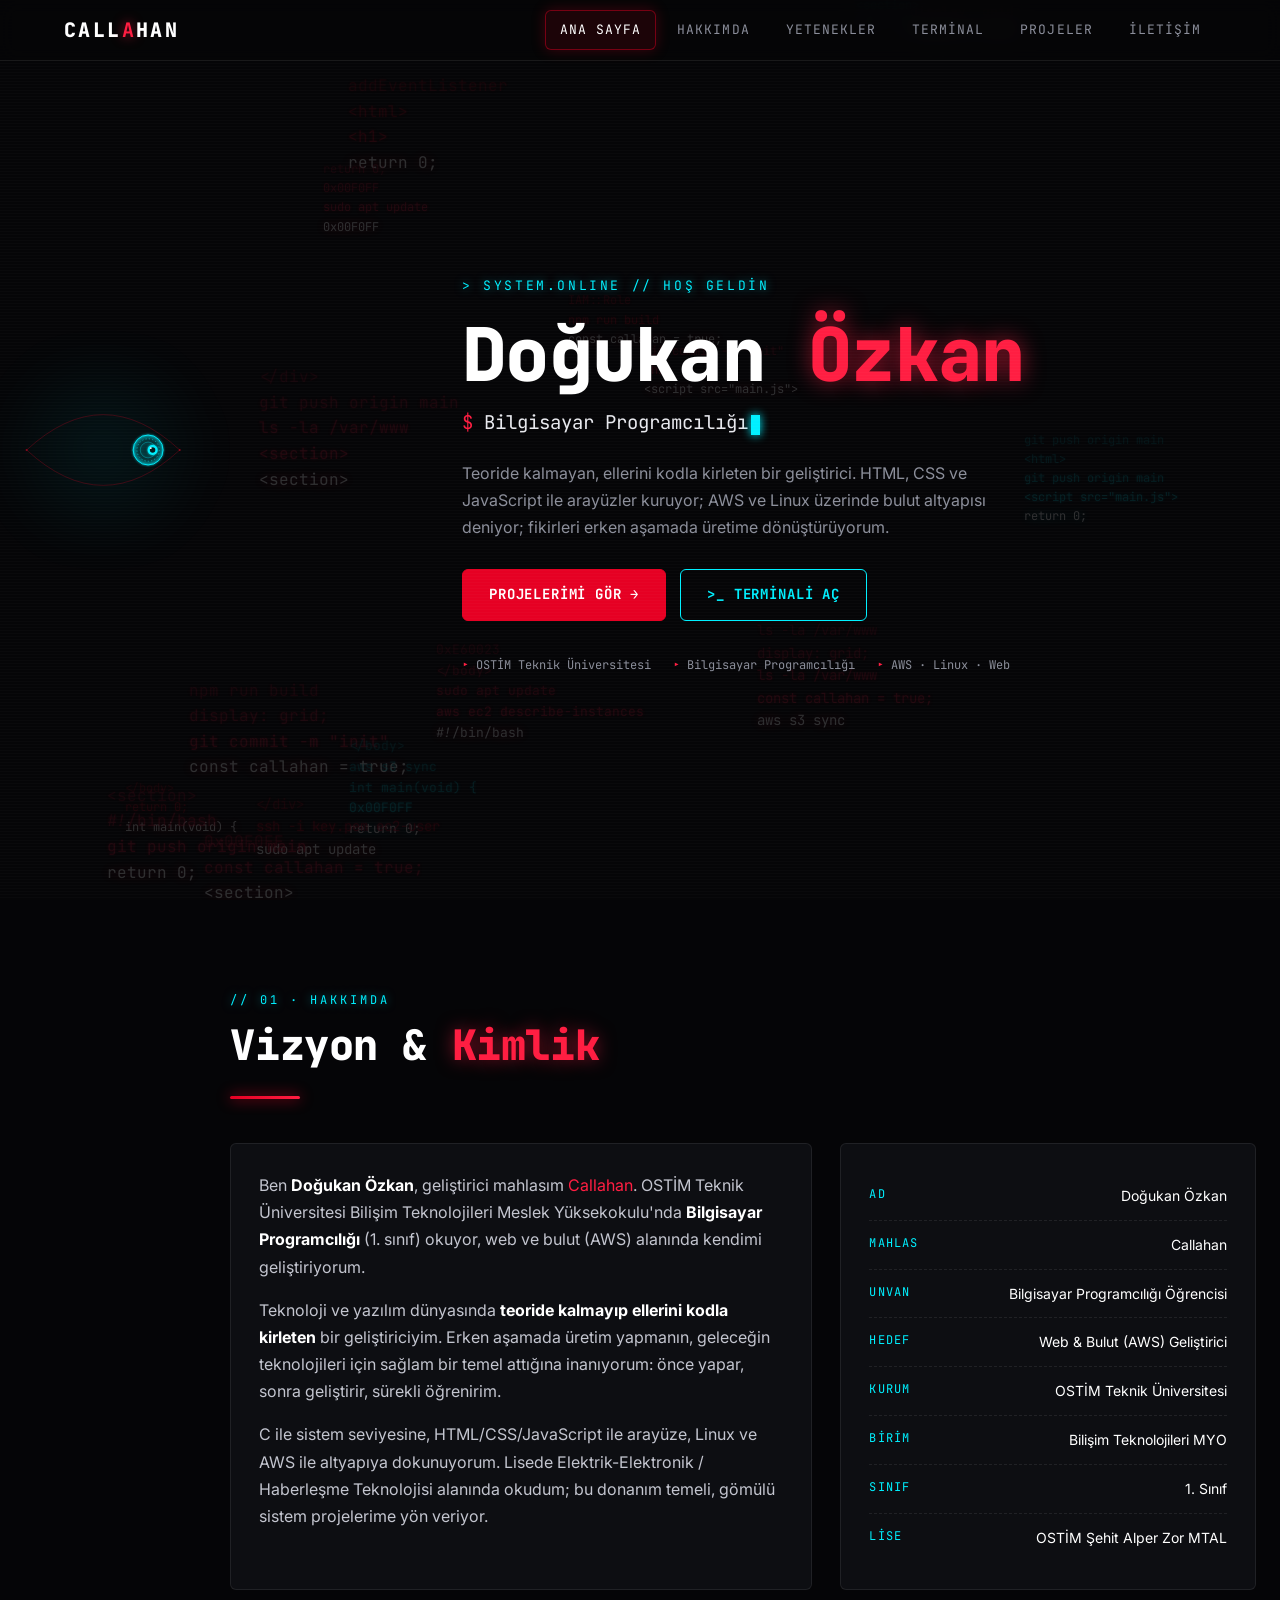
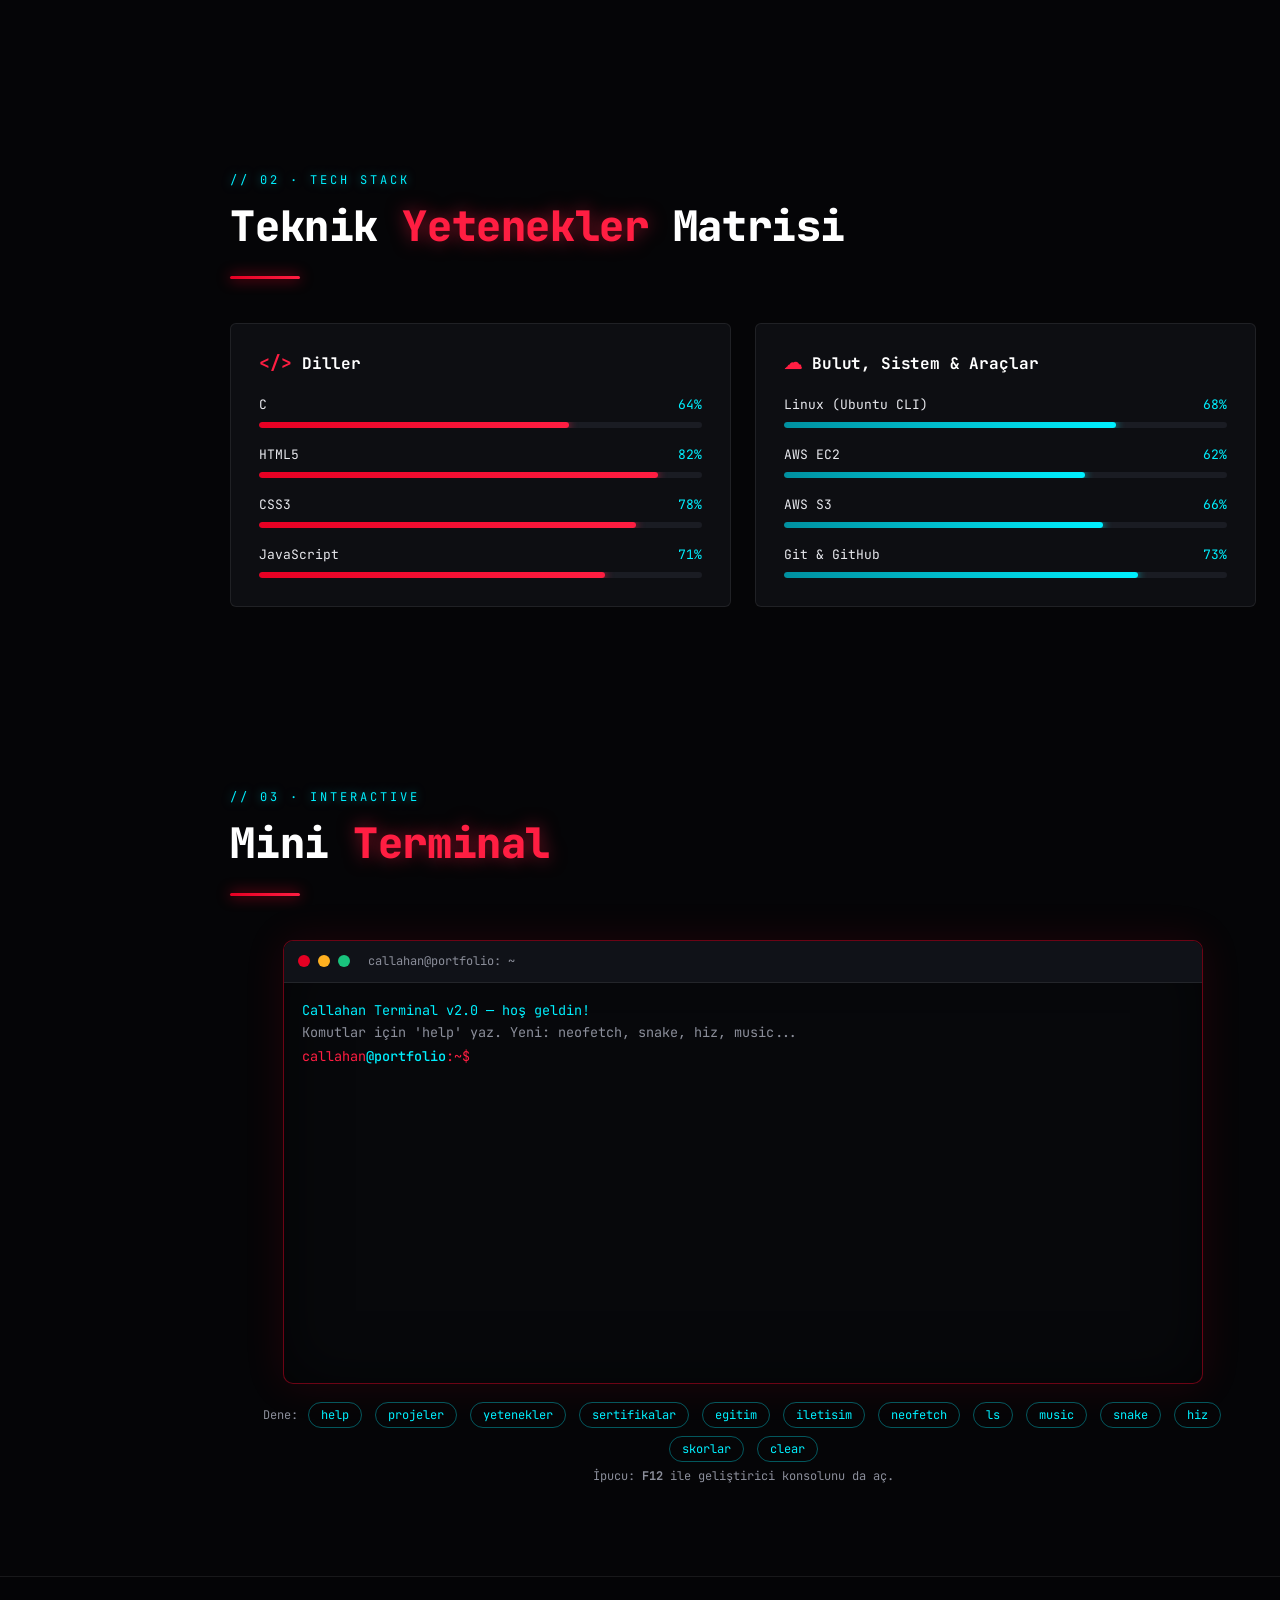
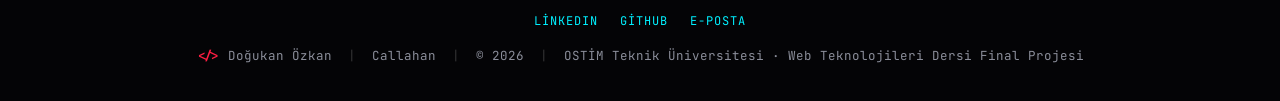
<file: index.html>
<!DOCTYPE html>
<html lang="tr">
<head>
  <meta charset="UTF-8">
  <meta name="viewport" content="width=device-width, initial-scale=1.0">
  <meta name="description" content="Doğukan Özkan (Callahan) - Bilgisayar Programcılığı Öğrencisi, Web & Bulut (AWS) Geliştirici Adayı kişisel portföyü.">
  <meta name="theme-color" content="#050507">
  <link rel="icon" href="data:image/svg+xml,%3Csvg xmlns='http://www.w3.org/2000/svg' viewBox='0 0 64 64'%3E%3Crect width='64' height='64' rx='12' fill='%23050507'/%3E%3Ctext x='32' y='45' font-size='38' text-anchor='middle' fill='%23FF1E42' font-family='monospace' font-weight='bold'%3EC%3C/text%3E%3C/svg%3E">
  <title>Callahan | Doğukan Özkan - Geliştirici Portföyü</title>
  <link rel="preconnect" href="https://fonts.googleapis.com">
  <link rel="preconnect" href="https://fonts.gstatic.com" crossorigin>
  <link href="https://fonts.googleapis.com/css2?family=Inter:wght@400;500;600&family=JetBrains+Mono:wght@400;500;700;800&display=swap" rel="stylesheet">
  <link rel="stylesheet" href="style.css">
</head>
<body data-page="home">

  <!-- Arka plan kod yağmuru -->
  <canvas id="code-rain" aria-hidden="true"></canvas>

  <!-- Siber göz: sol ortada sabit, sayfayla birlikte gelir -->
  <div class="eye-wrap">
          <svg class="eye-svg" id="cyber-eye" viewBox="0 0 400 260" role="img" aria-label="İmleci takip eden neon mavi siber göz">
      <defs>
        <clipPath id="eye-clip">
          <path d="M16 130 Q200 -40 384 130 Q200 300 16 130 Z"/>
        </clipPath>
        <radialGradient id="iris-grad" cx="50%" cy="50%" r="50%">
          <stop offset="0%" stop-color="#00F0FF" stop-opacity=".02"/>
          <stop offset="70%" stop-color="#00F0FF" stop-opacity=".1"/>
          <stop offset="100%" stop-color="#00F0FF" stop-opacity=".3"/>
        </radialGradient>
        <filter id="neon" x="-50%" y="-50%" width="200%" height="200%">
          <feGaussianBlur stdDeviation="2.4" result="b"/>
          <feMerge><feMergeNode in="b"/><feMergeNode in="SourceGraphic"/></feMerge>
        </filter>
      </defs>

      <g class="eye-body">
        <!-- Göz hattı: ince, yarı saydam, dolgusuz -->
        <path d="M16 130 Q200 -40 384 130 Q200 300 16 130 Z" fill="none" stroke="#E60023" stroke-opacity=".4" stroke-width="1.5"/>

        <!-- Sadece iris göz sınırları içinde hareket eder -->
        <g clip-path="url(#eye-clip)">
          <g id="iris" transform="translate(0 0)">
            <circle cx="200" cy="130" r="36" fill="url(#iris-grad)" stroke="#00F0FF" stroke-width="2.2" filter="url(#neon)"/>
            <g class="eye-ring-spin">
              <circle cx="200" cy="130" r="27" fill="none" stroke="#00F0FF" stroke-width="1.3" stroke-dasharray="3 5" opacity=".9"/>
            </g>
            <circle cx="200" cy="130" r="19" fill="rgba(0,240,255,.1)" stroke="#00F0FF" stroke-width="1" opacity=".8"/>
            <!-- Göz bebeği: iris içinde ekstra kayar (derinlik hissi) -->
            <g id="pupil" transform="translate(0 0)">
              <circle class="eye-pupil-glow" cx="200" cy="130" r="12" fill="#00F0FF" filter="url(#neon)"/>
              <circle cx="200" cy="130" r="6.5" fill="#031a1d"/>
              <circle cx="195.5" cy="125.5" r="2.3" fill="#ffffff" opacity=".9"/>
            </g>
          </g>
        </g>

        <!-- Köşe noktaları -->
        <circle cx="16" cy="130" r="2.5" fill="#E60023" opacity=".55"/>
        <circle cx="384" cy="130" r="2.5" fill="#E60023" opacity=".55"/>
      </g>
    </svg>
  </div>

  <!-- Navigasyon -->
  <header class="site-header">
    <nav class="nav" aria-label="Ana menü">
      <a href="index.html" class="brand">CALL<b>A</b>HAN</a>
      <button class="nav-toggle" id="nav-toggle" aria-label="Menüyü aç/kapat" aria-expanded="false">☰</button>
      <div class="nav-links" id="nav-links">
        <a href="#hero" class="active">Ana Sayfa</a>
        <a href="#hakkimda">Hakkımda</a>
        <a href="#yetenekler">Yetenekler</a>
        <a href="#terminal">Terminal</a>
        <a href="projeler.html">Projeler</a>
        <a href="projeler.html#iletisim">İletişim</a>
      </div>
    </nav>
  </header>

  <main>

    <!-- HERO -->
    <section class="hero" id="hero">
      <div class="container hero-grid">
        <div class="hero-text">
          <div class="hero-kicker">&gt; SYSTEM.ONLINE // HOŞ GELDİN</div>
          <h1>Doğukan <span class="accent glitch">Özkan</span></h1>

          <div class="typing-line" aria-live="polite">
            <span class="prompt">$</span> <span id="typing-text"></span><span class="caret"></span>
          </div>
          <p class="hero-desc">
            Teoride kalmayan, ellerini kodla kirleten bir geliştirici. HTML, CSS ve JavaScript ile arayüzler kuruyor; AWS ve Linux üzerinde bulut altyapısı deniyor; fikirleri erken aşamada üretime dönüştürüyorum.
          </p>
          <div class="hero-cta">
            <a href="projeler.html" class="btn">Projelerimi Gör &rarr;</a>
            <a href="#terminal" class="btn btn-ghost">&gt;_ Terminali Aç</a>
          </div>
          <div class="hero-meta">
            <span>OSTİM Teknik Üniversitesi</span>
            <span>Bilgisayar Programcılığı</span>
            <span>AWS · Linux · Web</span>
          </div>
        </div>
      </div>
    </section>

    <!-- HAKKIMDA / VİZYON -->
    <section id="hakkimda">
      <div class="container">
        <div class="section-head reveal">
          <span class="section-tag">// 01 · HAKKIMDA</span>
          <h2 class="section-title">Vizyon &amp; <em>Kimlik</em></h2>
          <div class="section-line"></div>
        </div>

        <div class="about-grid">
          <div class="card about-text reveal">
            <p>
              Ben <strong>Doğukan Özkan</strong>, geliştirici mahlasım <span class="hl">Callahan</span>. OSTİM Teknik Üniversitesi Bilişim Teknolojileri Meslek Yüksekokulu'nda <strong>Bilgisayar Programcılığı</strong> (1. sınıf) okuyor, web ve bulut (AWS) alanında kendimi geliştiriyorum.
            </p>
            <p>
              Teknoloji ve yazılım dünyasında <strong>teoride kalmayıp ellerini kodla kirleten</strong> bir geliştiriciyim. Erken aşamada üretim yapmanın, geleceğin teknolojileri için sağlam bir temel attığına inanıyorum: önce yapar, sonra geliştirir, sürekli öğrenirim.
            </p>
            <p>
              C ile sistem seviyesine, HTML/CSS/JavaScript ile arayüze, Linux ve AWS ile altyapıya dokunuyorum. Lisede Elektrik-Elektronik / Haberleşme Teknolojisi alanında okudum; bu donanım temeli, gömülü sistem projelerime yön veriyor.
            </p>
          </div>

          <div class="card reveal">
            <ul class="info-list">
              <li><span class="k">Ad</span><span class="v">Doğukan Özkan</span></li>
              <li><span class="k">Mahlas</span><span class="v">Callahan</span></li>
              <li><span class="k">Unvan</span><span class="v">Bilgisayar Programcılığı Öğrencisi</span></li>
              <li><span class="k">Hedef</span><span class="v">Web &amp; Bulut (AWS) Geliştirici</span></li>
              <li><span class="k">Kurum</span><span class="v">OSTİM Teknik Üniversitesi</span></li>
              <li><span class="k">Birim</span><span class="v">Bilişim Teknolojileri MYO</span></li>
              <li><span class="k">Sınıf</span><span class="v">1. Sınıf</span></li>
              <li><span class="k">Lise</span><span class="v">OSTİM Şehit Alper Zor MTAL</span></li>
            </ul>
          </div>
        </div>
      </div>
    </section>

    <!-- TEKNİK YETENEKLER MATRİSİ -->
    <section id="yetenekler">
      <div class="container">
        <div class="section-head reveal">
          <span class="section-tag">// 02 · TECH STACK</span>
          <h2 class="section-title">Teknik <em>Yetenekler</em> Matrisi</h2>
          <div class="section-line"></div>
        </div>

        <div class="skills-grid">
          <div class="card skill-group reveal">
            <h3><span class="ico">&lt;/&gt;</span> Diller</h3>
            <div class="skill">
              <div class="skill-row"><span>C</span><span class="pct">0%</span></div>
              <div class="bar"><i data-level="70"></i></div>
            </div>
            <div class="skill">
              <div class="skill-row"><span>HTML5</span><span class="pct">0%</span></div>
              <div class="bar"><i data-level="90"></i></div>
            </div>
            <div class="skill">
              <div class="skill-row"><span>CSS3</span><span class="pct">0%</span></div>
              <div class="bar"><i data-level="85"></i></div>
            </div>
            <div class="skill">
              <div class="skill-row"><span>JavaScript</span><span class="pct">0%</span></div>
              <div class="bar"><i data-level="78"></i></div>
            </div>
          </div>

          <div class="card skill-group reveal">
            <h3><span class="ico">☁</span> Bulut, Sistem &amp; Araçlar</h3>
            <div class="skill">
              <div class="skill-row"><span>Linux (Ubuntu CLI)</span><span class="pct">0%</span></div>
              <div class="bar"><i class="cyan" data-level="75"></i></div>
            </div>
            <div class="skill">
              <div class="skill-row"><span>AWS EC2</span><span class="pct">0%</span></div>
              <div class="bar"><i class="cyan" data-level="68"></i></div>
            </div>
            <div class="skill">
              <div class="skill-row"><span>AWS S3</span><span class="pct">0%</span></div>
              <div class="bar"><i class="cyan" data-level="72"></i></div>
            </div>
            <div class="skill">
              <div class="skill-row"><span>Git &amp; GitHub</span><span class="pct">0%</span></div>
              <div class="bar"><i class="cyan" data-level="80"></i></div>
            </div>
          </div>
        </div>
      </div>
    </section>

    <!-- MİNİ TERMİNAL -->
    <section id="terminal">
      <div class="container">
        <div class="section-head reveal">
          <span class="section-tag">// 03 · INTERACTIVE</span>
          <h2 class="section-title">Mini <em>Terminal</em></h2>
          <div class="section-line"></div>
        </div>

        <div class="terminal reveal" id="terminal-box">
          <div class="term-bar">
            <span class="dot"></span><span class="dot"></span><span class="dot"></span>
            <span class="term-title">callahan@portfolio: ~</span>
          </div>
          <div class="term-body" id="term-body">
            <div id="term-output" aria-live="polite"></div>
            <div class="term-input-row">
              <span class="ps1">callahan<b>@portfolio</b>:~$</span>
              <input type="text" id="term-input" autocomplete="off" autocapitalize="off" spellcheck="false" aria-label="Terminal komut satırı">
            </div>
          </div>
        </div>
        <div class="term-hints reveal">
          Dene:
          <button type="button" data-cmd="help">help</button>
          <button type="button" data-cmd="projeler">projeler</button>
          <button type="button" data-cmd="yetenekler">yetenekler</button>
          <button type="button" data-cmd="sertifikalar">sertifikalar</button>
          <button type="button" data-cmd="egitim">egitim</button>
          <button type="button" data-cmd="iletisim">iletisim</button>
          <button type="button" data-cmd="neofetch">neofetch</button>
          <button type="button" data-cmd="ls">ls</button>
          <button type="button" data-cmd="music">music</button>
          <button type="button" data-cmd="snake">snake</button>
          <button type="button" data-cmd="hiz">hiz</button>
          <button type="button" data-cmd="skorlar">skorlar</button>
          <button type="button" data-cmd="clear">clear</button>
          <br>İpucu: <b>F12</b> ile geliştirici konsolunu da aç.
        </div>
      </div>
    </section>

  </main>

  <footer class="site-footer">
    <div class="container">
      <div class="footer-links">
        <a href="https://www.linkedin.com/in/do%C4%9Fukan-%C3%B6zkan-a53174336" target="_blank" rel="noopener noreferrer">LinkedIn</a>
        <a href="https://github.com/CallahanX?tab=repositories" target="_blank" rel="noopener noreferrer">GitHub</a>
        <a href="mailto:dknozkn@gmail.com">E-posta</a>
      </div>
      <b>&lt;/&gt;</b> Doğukan Özkan <span class="sep">|</span> Callahan <span class="sep">|</span> © <span id="year">2026</span>
      <span class="sep">|</span> OSTİM Teknik Üniversitesi · Web Teknolojileri Dersi Final Projesi
    </div>
  </footer>

  <script src="main.js"></script>
</body>
</html>
</file>
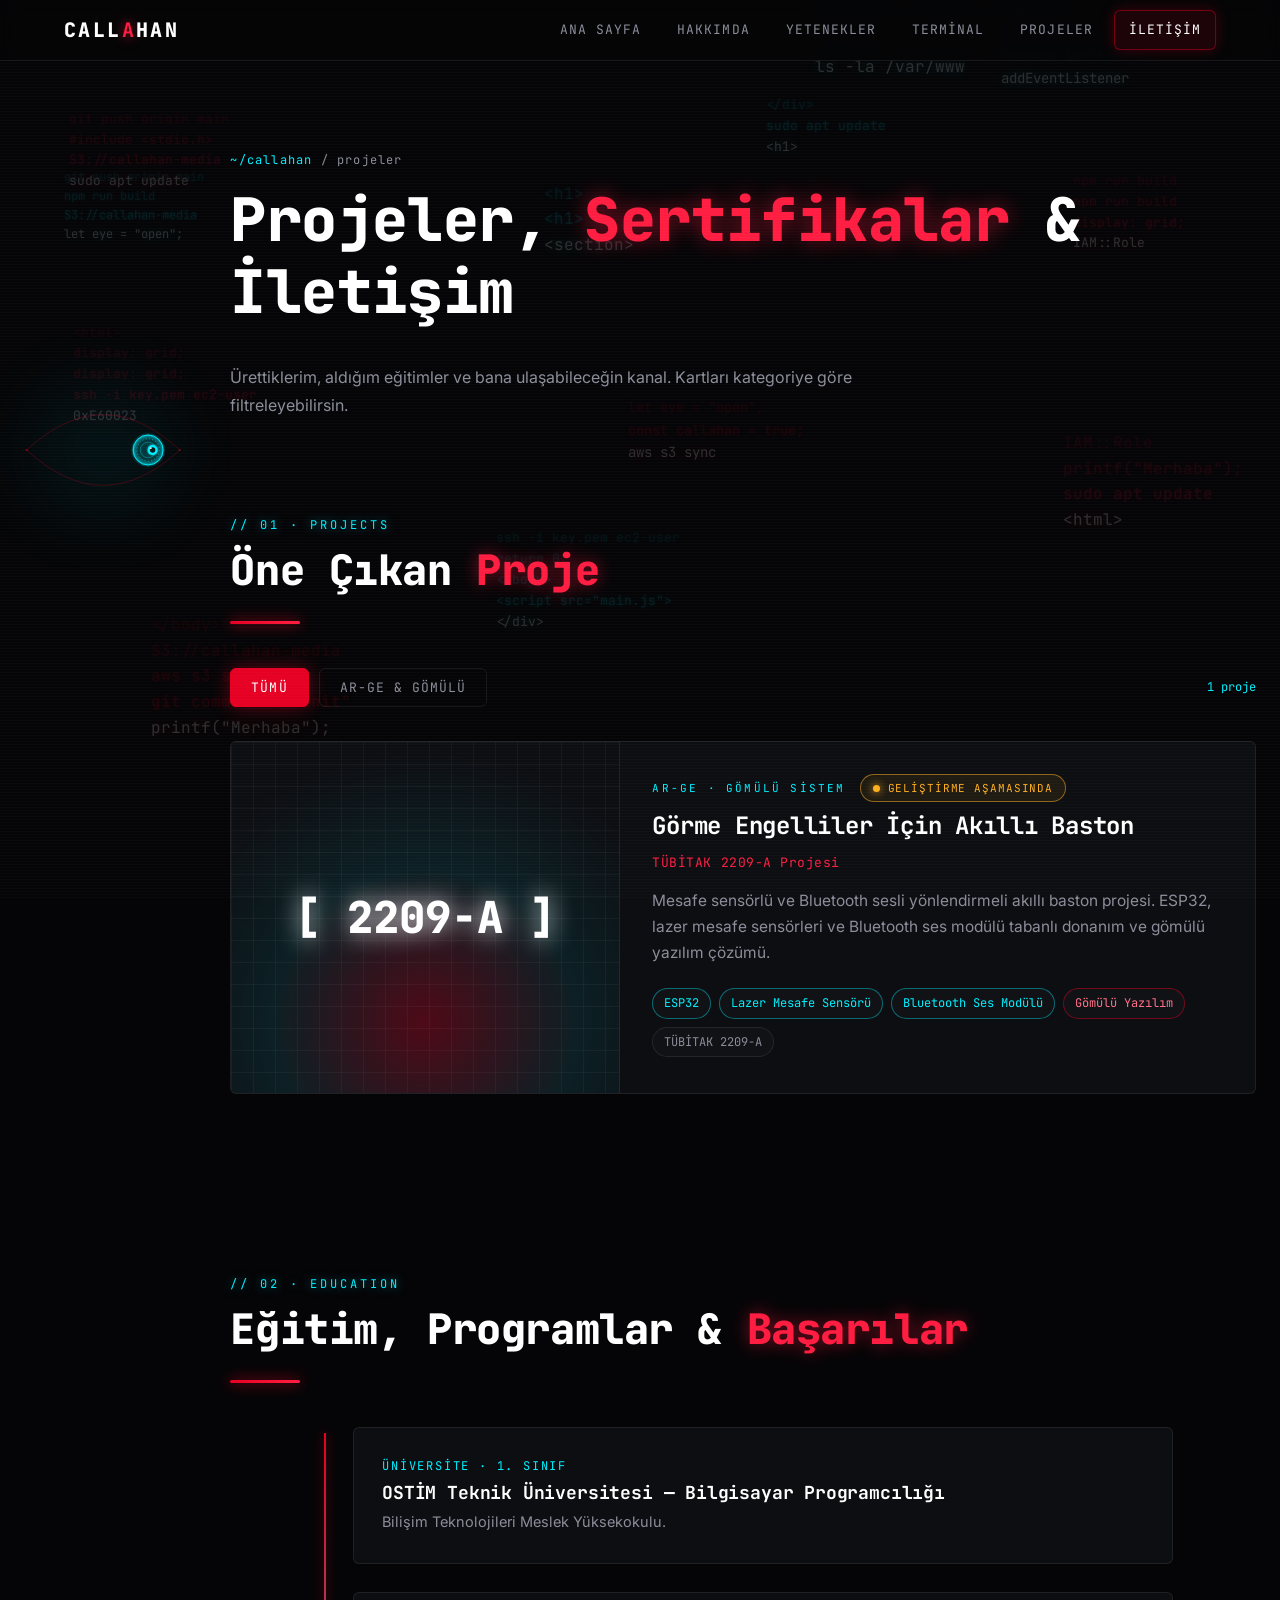
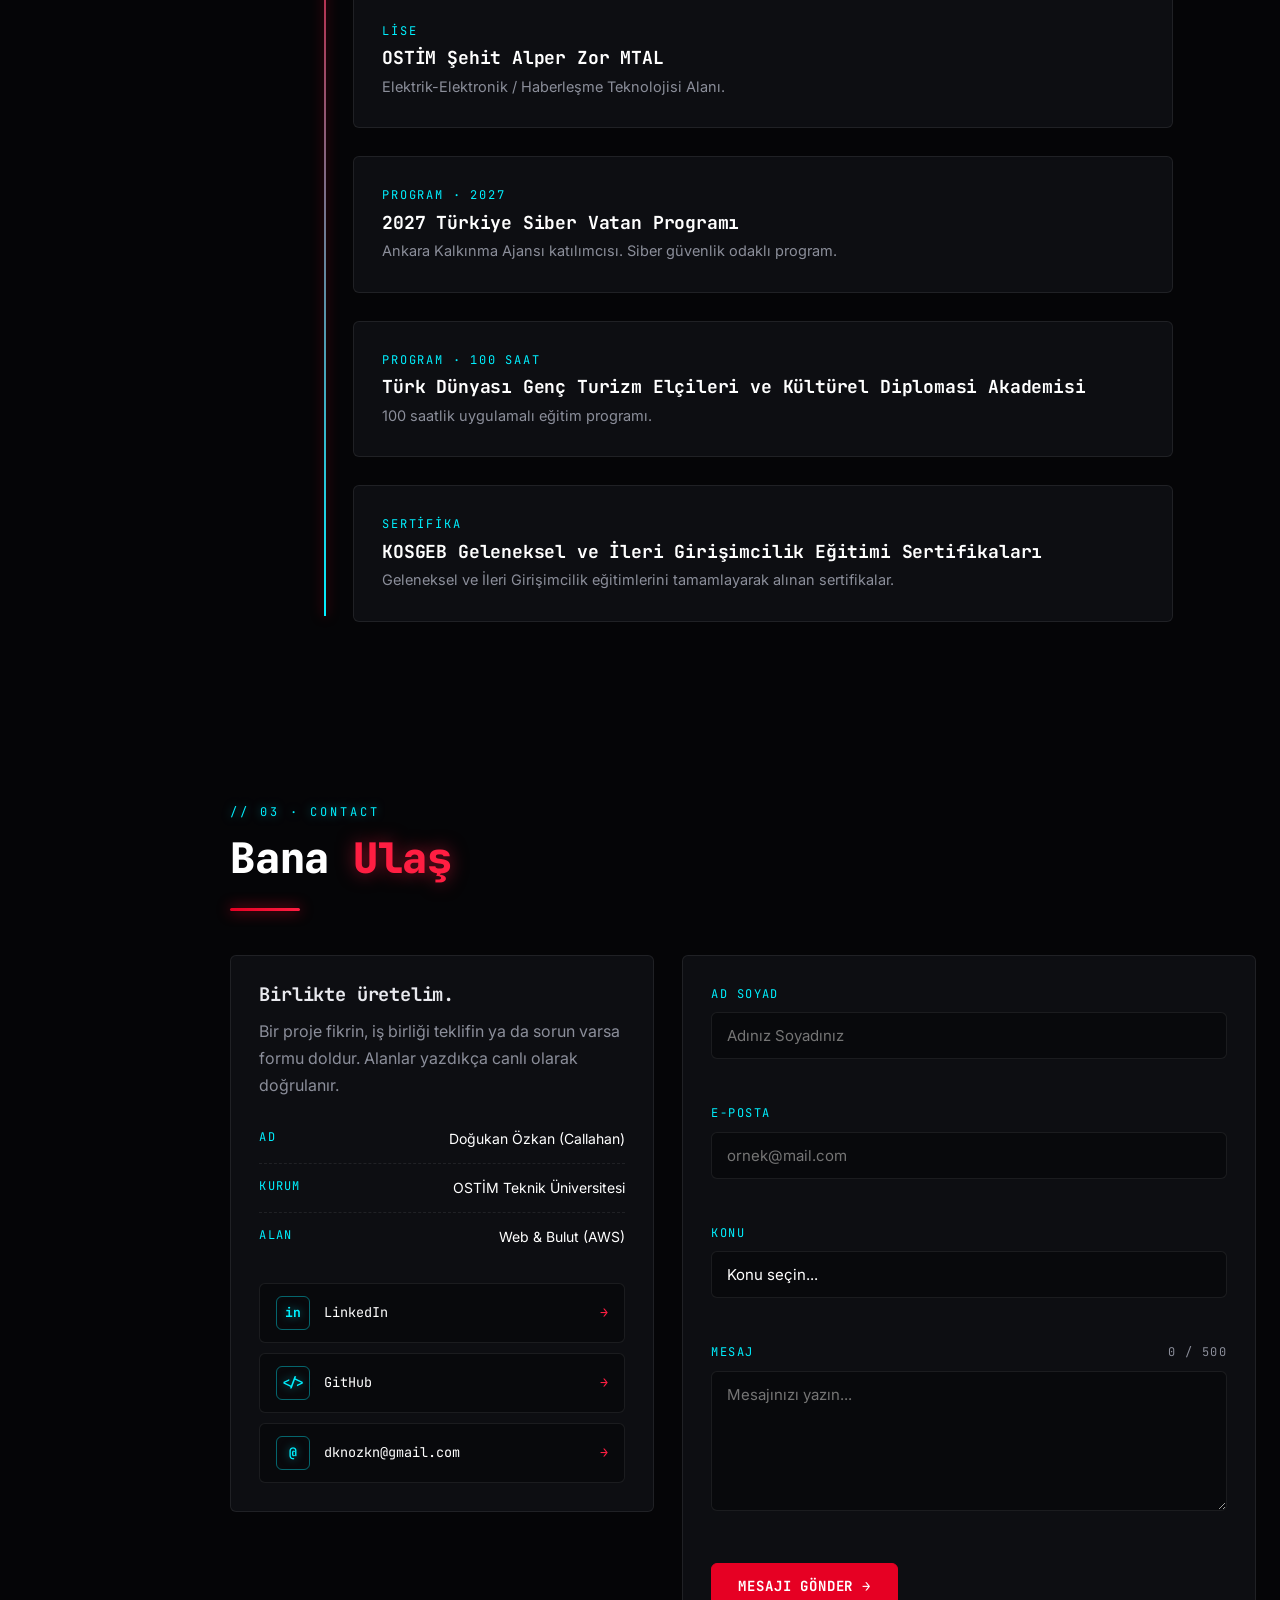
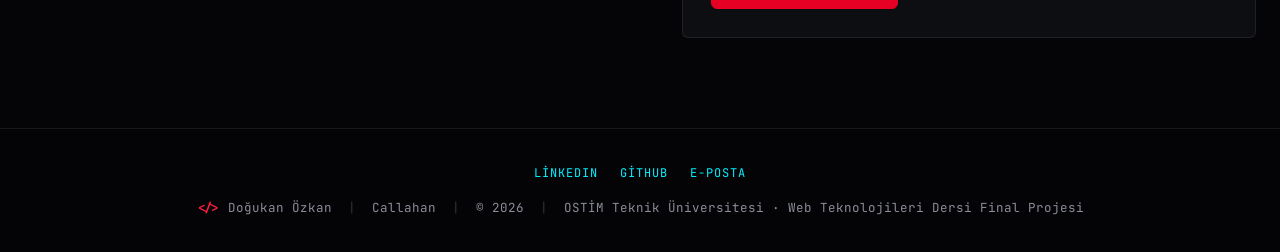
<file: projeler.html>
<!DOCTYPE html>
<html lang="tr">
<head>
  <meta charset="UTF-8">
  <meta name="viewport" content="width=device-width, initial-scale=1.0">
  <meta name="description" content="Callahan (Doğukan Özkan) projeleri, sertifikaları ve iletişim sayfası.">
  <meta name="theme-color" content="#050507">
  <link rel="icon" href="data:image/svg+xml,%3Csvg xmlns='http://www.w3.org/2000/svg' viewBox='0 0 64 64'%3E%3Crect width='64' height='64' rx='12' fill='%23050507'/%3E%3Ctext x='32' y='45' font-size='38' text-anchor='middle' fill='%23FF1E42' font-family='monospace' font-weight='bold'%3EC%3C/text%3E%3C/svg%3E">
  <title>Projeler &amp; İletişim | Callahan</title>
  <link rel="preconnect" href="https://fonts.googleapis.com">
  <link rel="preconnect" href="https://fonts.gstatic.com" crossorigin>
  <link href="https://fonts.googleapis.com/css2?family=Inter:wght@400;500;600&family=JetBrains+Mono:wght@400;500;700;800&display=swap" rel="stylesheet">
  <link rel="stylesheet" href="style.css">
</head>
<body data-page="projects">

  <canvas id="code-rain" aria-hidden="true"></canvas>

  <!-- Siber göz: sol ortada sabit, sayfayla birlikte gelir -->
  <div class="eye-wrap">
          <svg class="eye-svg" id="cyber-eye" viewBox="0 0 400 260" role="img" aria-label="İmleci takip eden neon mavi siber göz">
      <defs>
        <clipPath id="eye-clip">
          <path d="M16 130 Q200 -40 384 130 Q200 300 16 130 Z"/>
        </clipPath>
        <radialGradient id="iris-grad" cx="50%" cy="50%" r="50%">
          <stop offset="0%" stop-color="#00F0FF" stop-opacity=".02"/>
          <stop offset="70%" stop-color="#00F0FF" stop-opacity=".1"/>
          <stop offset="100%" stop-color="#00F0FF" stop-opacity=".3"/>
        </radialGradient>
        <filter id="neon" x="-50%" y="-50%" width="200%" height="200%">
          <feGaussianBlur stdDeviation="2.4" result="b"/>
          <feMerge><feMergeNode in="b"/><feMergeNode in="SourceGraphic"/></feMerge>
        </filter>
      </defs>

      <g class="eye-body">
        <!-- Göz hattı: ince, yarı saydam, dolgusuz -->
        <path d="M16 130 Q200 -40 384 130 Q200 300 16 130 Z" fill="none" stroke="#E60023" stroke-opacity=".4" stroke-width="1.5"/>

        <!-- Sadece iris göz sınırları içinde hareket eder -->
        <g clip-path="url(#eye-clip)">
          <g id="iris" transform="translate(0 0)">
            <circle cx="200" cy="130" r="36" fill="url(#iris-grad)" stroke="#00F0FF" stroke-width="2.2" filter="url(#neon)"/>
            <g class="eye-ring-spin">
              <circle cx="200" cy="130" r="27" fill="none" stroke="#00F0FF" stroke-width="1.3" stroke-dasharray="3 5" opacity=".9"/>
            </g>
            <circle cx="200" cy="130" r="19" fill="rgba(0,240,255,.1)" stroke="#00F0FF" stroke-width="1" opacity=".8"/>
            <!-- Göz bebeği: iris içinde ekstra kayar (derinlik hissi) -->
            <g id="pupil" transform="translate(0 0)">
              <circle class="eye-pupil-glow" cx="200" cy="130" r="12" fill="#00F0FF" filter="url(#neon)"/>
              <circle cx="200" cy="130" r="6.5" fill="#031a1d"/>
              <circle cx="195.5" cy="125.5" r="2.3" fill="#ffffff" opacity=".9"/>
            </g>
          </g>
        </g>

        <!-- Köşe noktaları -->
        <circle cx="16" cy="130" r="2.5" fill="#E60023" opacity=".55"/>
        <circle cx="384" cy="130" r="2.5" fill="#E60023" opacity=".55"/>
      </g>
    </svg>
  </div>

  <header class="site-header">
    <nav class="nav" aria-label="Ana menü">
      <a href="index.html" class="brand">CALL<b>A</b>HAN</a>
      <button class="nav-toggle" id="nav-toggle" aria-label="Menüyü aç/kapat" aria-expanded="false">☰</button>
      <div class="nav-links" id="nav-links">
        <a href="index.html">Ana Sayfa</a>
        <a href="index.html#hakkimda">Hakkımda</a>
        <a href="index.html#yetenekler">Yetenekler</a>
        <a href="index.html#terminal">Terminal</a>
        <a href="#projeler" class="active">Projeler</a>
        <a href="#iletisim">İletişim</a>
      </div>
    </nav>
  </header>

  <main>

    <section class="page-hero">
      <div class="container">
        <div class="crumbs"><a href="index.html">~/callahan</a> / projeler</div>
        <h1>Projeler, <em>Sertifikalar</em> &amp; İletişim</h1>
        <p>Ürettiklerim, aldığım eğitimler ve bana ulaşabileceğin kanal. Kartları kategoriye göre filtreleyebilirsin.</p>
      </div>
    </section>

    <!-- PROJELER -->
    <section id="projeler" style="padding-top:40px">
      <div class="container">
        <div class="section-head reveal">
          <span class="section-tag">// 01 · PROJECTS</span>
          <h2 class="section-title">Öne Çıkan <em>Proje</em></h2>
          <div class="section-line"></div>
        </div>

        <div class="filters reveal" role="group" aria-label="Proje filtreleri">
          <button type="button" class="filter-btn active" data-filter="all">Tümü</button>
          <button type="button" class="filter-btn" data-filter="arge">Ar-Ge &amp; Gömülü</button>
          <span class="filter-count" id="filter-count" aria-live="polite">1 proje</span>
        </div>

        <div class="projects-grid" id="projects-grid">

          <article class="card project-card featured" data-category="arge">
            <div class="project-visual pv-3"><span>[ 2209-A ]</span></div>
            <div class="project-body">
              <div class="project-meta">
                <span class="project-cat">Ar-Ge · Gömülü Sistem</span>
                <span class="status-badge">Geliştirme Aşamasında</span>
              </div>
              <h3>Görme Engelliler İçin Akıllı Baston</h3>
              <div class="project-sub">TÜBİTAK 2209-A Projesi</div>
              <p>Mesafe sensörlü ve Bluetooth sesli yönlendirmeli akıllı baston projesi. ESP32, lazer mesafe sensörleri ve Bluetooth ses modülü tabanlı donanım ve gömülü yazılım çözümü.</p>
              <div class="tag-row">
                <span class="tag cyan">ESP32</span><span class="tag cyan">Lazer Mesafe Sensörü</span><span class="tag cyan">Bluetooth Ses Modülü</span>
                <span class="tag red">Gömülü Yazılım</span><span class="tag">TÜBİTAK 2209-A</span>
              </div>
            </div>
          </article>

        </div>
      </div>
    </section>

    <!-- EĞİTİM, PROGRAMLAR & BAŞARILAR ZAMAN TÜNELİ -->
    <section id="sertifikalar">
      <div class="container">
        <div class="section-head reveal">
          <span class="section-tag">// 02 · EDUCATION</span>
          <h2 class="section-title">Eğitim, Programlar &amp; <em>Başarılar</em></h2>
          <div class="section-line"></div>
        </div>

        <div class="timeline">
          <div class="tl-item card reveal">
            <span class="tl-date">ÜNİVERSİTE · 1. SINIF</span>
            <h3>OSTİM Teknik Üniversitesi — Bilgisayar Programcılığı</h3>
            <p>Bilişim Teknolojileri Meslek Yüksekokulu.</p>
          </div>
          <div class="tl-item card reveal">
            <span class="tl-date">LİSE</span>
            <h3>OSTİM Şehit Alper Zor MTAL</h3>
            <p>Elektrik-Elektronik / Haberleşme Teknolojisi Alanı.</p>
          </div>
          <div class="tl-item card reveal">
            <span class="tl-date">PROGRAM · 2027</span>
            <h3>2027 Türkiye Siber Vatan Programı</h3>
            <p>Ankara Kalkınma Ajansı katılımcısı. Siber güvenlik odaklı program.</p>
          </div>
          <div class="tl-item card reveal">
            <span class="tl-date">PROGRAM · 100 SAAT</span>
            <h3>Türk Dünyası Genç Turizm Elçileri ve Kültürel Diplomasi Akademisi</h3>
            <p>100 saatlik uygulamalı eğitim programı.</p>
          </div>
          <div class="tl-item card reveal">
            <span class="tl-date">SERTİFİKA</span>
            <h3>KOSGEB Geleneksel ve İleri Girişimcilik Eğitimi Sertifikaları</h3>
            <p>Geleneksel ve İleri Girişimcilik eğitimlerini tamamlayarak alınan sertifikalar.</p>
          </div>
        </div>
      </div>
    </section>

    <!-- İLETİŞİM FORMU -->
    <section id="iletisim">
      <div class="container">
        <div class="section-head reveal">
          <span class="section-tag">// 03 · CONTACT</span>
          <h2 class="section-title">Bana <em>Ulaş</em></h2>
          <div class="section-line"></div>
        </div>

        <div class="contact-grid">
          <div class="card contact-info reveal">
            <h3>Birlikte üretelim.</h3>
            <p>Bir proje fikrin, iş birliği teklifin ya da sorun varsa formu doldur. Alanlar yazdıkça canlı olarak doğrulanır.</p>
            <ul class="info-list">
              <li><span class="k">Ad</span><span class="v">Doğukan Özkan (Callahan)</span></li>
              <li><span class="k">Kurum</span><span class="v">OSTİM Teknik Üniversitesi</span></li>
              <li><span class="k">Alan</span><span class="v">Web &amp; Bulut (AWS)</span></li>
            </ul>
            <ul class="social-list">
              <li><a class="social-link" href="https://www.linkedin.com/in/do%C4%9Fukan-%C3%B6zkan-a53174336" target="_blank" rel="noopener noreferrer"><span class="si">in</span><span class="sl">LinkedIn</span><span class="sa">&rarr;</span></a></li>
              <li><a class="social-link" href="https://github.com/CallahanX?tab=repositories" target="_blank" rel="noopener noreferrer"><span class="si">&lt;/&gt;</span><span class="sl">GitHub</span><span class="sa">&rarr;</span></a></li>
              <li><a class="social-link" href="mailto:dknozkn@gmail.com"><span class="si">@</span><span class="sl">dknozkn@gmail.com</span><span class="sa">&rarr;</span></a></li>
            </ul>
          </div>

          <form class="card reveal" id="contact-form" novalidate>
            <div class="form-group">
              <label for="name">Ad Soyad</label>
              <input type="text" id="name" name="name" autocomplete="name" placeholder="Adınız Soyadınız">
              <span class="field-msg"></span>
            </div>
            <div class="form-group">
              <label for="email">E-posta</label>
              <input type="email" id="email" name="email" autocomplete="email" placeholder="ornek@mail.com">
              <span class="field-msg"></span>
            </div>
            <div class="form-group">
              <label for="subject">Konu</label>
              <select id="subject" name="subject">
                <option value="">Konu seçin...</option>
                <option value="proje">Proje / İş Birliği</option>
                <option value="staj">Staj / İş Fırsatı</option>
                <option value="soru">Soru</option>
                <option value="diger">Diğer</option>
              </select>
              <span class="field-msg"></span>
            </div>
            <div class="form-group">
              <label for="message">Mesaj <span class="char-count" id="char-count">0 / 500</span></label>
              <textarea id="message" name="message" maxlength="500" placeholder="Mesajınızı yazın..."></textarea>
              <span class="field-msg"></span>
            </div>
            <button type="submit" class="btn">Mesajı Gönder &rarr;</button>
            <div class="form-status" id="form-status" role="status"></div>
          </form>
        </div>
      </div>
    </section>

  </main>

  <footer class="site-footer">
    <div class="container">
      <div class="footer-links">
        <a href="https://www.linkedin.com/in/do%C4%9Fukan-%C3%B6zkan-a53174336" target="_blank" rel="noopener noreferrer">LinkedIn</a>
        <a href="https://github.com/CallahanX?tab=repositories" target="_blank" rel="noopener noreferrer">GitHub</a>
        <a href="mailto:dknozkn@gmail.com">E-posta</a>
      </div>
      <b>&lt;/&gt;</b> Doğukan Özkan <span class="sep">|</span> Callahan <span class="sep">|</span> © <span id="year">2026</span>
      <span class="sep">|</span> OSTİM Teknik Üniversitesi · Web Teknolojileri Dersi Final Projesi
    </div>
  </footer>

  <script src="main.js"></script>
</body>
</html>
</file>
<file: style.css>
/* ==========================================================
   CALLAHAN PORTFOLYO - Ortak Stil Dosyası
   Doğukan Özkan | Karanlık / Siber Tema
   ========================================================== */

:root {
  --bg: #050507;
  --card: #0D0E12;
  --card-2: #12141a;
  --red: #E60023;
  --red-neon: #FF1E42;
  --cyan: #00F0FF;
  --text: #e8e9ee;
  --muted: #8b8e9a;
  --line: rgba(255, 255, 255, 0.08);
  --line-red: rgba(230, 0, 35, 0.45);
  --font-mono: 'JetBrains Mono', 'Fira Code', ui-monospace, 'Courier New', monospace;
  --font-sans: 'Inter', 'Space Grotesk', system-ui, -apple-system, 'Segoe UI', sans-serif;
  --radius: 6px;
  --ease: cubic-bezier(.2, .8, .2, 1);
  --eye-w: clamp(110px, 13vw, 210px);
}

*, *::before, *::after { box-sizing: border-box; }

html { scroll-behavior: smooth; scroll-padding-top: 80px; }

body {
  margin: 0;
  background: var(--bg);
  color: var(--text);
  font-family: var(--font-sans);
  line-height: 1.7;
  font-size: 16px;
  min-height: 100vh;
  overflow-x: hidden;
  -webkit-font-smoothing: antialiased;
}

img, svg, canvas { display: block; max-width: 100%; }
a { color: var(--cyan); text-decoration: none; transition: color .25s var(--ease), text-shadow .25s var(--ease); }
a:hover { color: var(--red-neon); }
h1, h2, h3, h4 { font-family: var(--font-mono); line-height: 1.2; margin: 0 0 .6em; letter-spacing: -.01em; }
p { margin: 0 0 1em; }
ul { margin: 0; padding: 0; list-style: none; }
::selection { background: var(--red); color: #fff; }

:focus-visible { outline: 2px solid var(--cyan); outline-offset: 3px; }

/* Scrollbar */
::-webkit-scrollbar { width: 10px; }
::-webkit-scrollbar-track { background: var(--bg); }
::-webkit-scrollbar-thumb { background: #2a2c35; border-radius: 10px; }
::-webkit-scrollbar-thumb:hover { background: var(--red); }

/* ---------- Arka plan kod yağmuru ---------- */
#code-rain {
  position: fixed;
  inset: 0;
  width: 100%;
  height: 100%;
  z-index: -1;
  opacity: .16;
  pointer-events: none;
}

/* Tarama çizgileri (ince CRT efekti) */
body::after {
  content: '';
  position: fixed;
  inset: 0;
  pointer-events: none;
  z-index: 900;
  background: repeating-linear-gradient(to bottom, rgba(255,255,255,.018) 0, rgba(255,255,255,.018) 1px, transparent 1px, transparent 3px);
}

/* ---------- Header / Navigasyon ---------- */
.site-header {
  position: fixed;
  top: 0; left: 0; right: 0;
  z-index: 1000;
  background: rgba(5, 5, 7, .82);
  backdrop-filter: blur(10px);
  border-bottom: 1px solid var(--line);
}
.nav {
  max-width: 1200px;
  margin: 0 auto;
  padding: 0 24px;
  height: 60px;
  display: flex;
  align-items: center;
  justify-content: space-between;
}
.brand {
  font-family: var(--font-mono);
  font-weight: 800;
  font-size: 20px;
  letter-spacing: .12em;
  color: #fff;
}
.brand b { color: var(--red-neon); text-shadow: 0 0 12px rgba(255, 30, 66, .7); }
.brand:hover { color: #fff; }
.nav-links { display: flex; gap: 6px; align-items: center; }
.nav-links a {
  font-family: var(--font-mono);
  font-size: 13px;
  color: var(--muted);
  padding: 8px 14px;
  border: 1px solid transparent;
  border-radius: var(--radius);
  text-transform: uppercase;
  letter-spacing: .08em;
}
.nav-links a:hover, .nav-links a.active {
  color: #fff;
  border-color: var(--line-red);
  background: rgba(230, 0, 35, .1);
  box-shadow: 0 0 14px rgba(230, 0, 35, .25);
}
.nav-toggle {
  display: none;
  background: none;
  border: 1px solid var(--line-red);
  color: #fff;
  width: 42px; height: 38px;
  border-radius: var(--radius);
  cursor: pointer;
  font-size: 18px;
}

/* ---------- Layout ---------- */
main { position: relative; z-index: 1; }
.container { max-width: 1200px; margin: 0 auto; padding: 0 24px; }
section { padding: 90px 0; position: relative; }

.section-head { margin-bottom: 44px; }
.section-tag {
  font-family: var(--font-mono);
  font-size: 12px;
  color: var(--cyan);
  letter-spacing: .25em;
  text-transform: uppercase;
  display: block;
  margin-bottom: 10px;
  text-shadow: 0 0 10px rgba(0, 240, 255, .5);
}
.section-title { font-size: clamp(28px, 4vw, 42px); font-weight: 800; color: #fff; }
.section-title em { font-style: normal; color: var(--red-neon); text-shadow: 0 0 18px rgba(255, 30, 66, .55); }
.section-line { width: 70px; height: 3px; background: linear-gradient(90deg, var(--red), var(--red-neon)); box-shadow: 0 0 14px var(--red); border-radius: 3px; }

/* ---------- Butonlar ---------- */
.btn {
  display: inline-flex;
  align-items: center;
  gap: 10px;
  font-family: var(--font-mono);
  font-size: 14px;
  font-weight: 700;
  letter-spacing: .06em;
  text-transform: uppercase;
  padding: 13px 26px;
  border-radius: var(--radius);
  border: 1px solid var(--red);
  background: var(--red);
  color: #fff;
  cursor: pointer;
  position: relative;
  overflow: hidden;
  transition: transform .25s var(--ease), box-shadow .25s var(--ease), background .25s var(--ease);
  box-shadow: 0 0 0 rgba(230, 0, 35, 0);
}
.btn:hover {
  color: #fff;
  background: var(--red-neon);
  transform: translateY(-2px);
  box-shadow: 0 8px 28px rgba(255, 30, 66, .45);
}
.btn::after {
  content: '';
  position: absolute;
  top: 0; left: -120%;
  width: 60%; height: 100%;
  background: linear-gradient(100deg, transparent, rgba(255, 255, 255, .35), transparent);
  transform: skewX(-20deg);
  transition: left .6s var(--ease);
}
.btn:hover::after { left: 140%; }
.btn-ghost { background: transparent; color: var(--cyan); border-color: var(--cyan); }
.btn-ghost:hover { background: rgba(0, 240, 255, .1); color: var(--cyan); box-shadow: 0 8px 28px rgba(0, 240, 255, .25); }

/* ---------- HERO ---------- */
.hero {
  min-height: 100vh;
  padding: 120px 0 70px;
  display: flex;
  align-items: center;
}
.hero-grid {
  display: grid;
  grid-template-columns: 1fr;
  gap: 40px;
  align-items: center;
}
.hero-text { max-width: 780px; }
.hero-kicker {
  font-family: var(--font-mono);
  color: var(--cyan);
  font-size: 13px;
  letter-spacing: .2em;
  margin-bottom: 14px;
  text-shadow: 0 0 10px rgba(0, 240, 255, .5);
}
.hero h1 {
  font-size: clamp(38px, 6.2vw, 74px);
  font-weight: 800;
  color: #fff;
  margin-bottom: 8px;
}
.hero h1 .accent { color: var(--red-neon); text-shadow: 0 0 22px rgba(255, 30, 66, .6); }
.hero .alias { font-family: var(--font-mono); color: var(--muted); font-size: 16px; margin-bottom: 20px; }
.hero .alias b { color: var(--cyan); font-weight: 600; }
.typing-line {
  font-family: var(--font-mono);
  font-size: clamp(15px, 2vw, 19px);
  color: var(--text);
  min-height: 1.8em;
  margin-bottom: 18px;
}
.typing-line .prompt { color: var(--red-neon); }
.caret {
  display: inline-block;
  width: 9px; height: 1.1em;
  background: var(--cyan);
  vertical-align: text-bottom;
  margin-left: 3px;
  animation: blink 1s steps(2) infinite;
  box-shadow: 0 0 10px var(--cyan);
}
.hero-desc { color: var(--muted); max-width: 540px; margin-bottom: 28px; }
.hero-cta { display: flex; flex-wrap: wrap; gap: 14px; }
.hero-meta {
  margin-top: 34px;
  font-family: var(--font-mono);
  font-size: 12px;
  color: var(--muted);
  display: flex;
  flex-wrap: wrap;
  gap: 8px 22px;
}
.hero-meta span::before { content: '▸ '; color: var(--red-neon); }

/* ---------- Siber Göz (sol ortada sabit) ---------- */
.eye-wrap {
  position: fixed;
  left: 20px;
  top: 50%;
  transform: translateY(-50%);
  width: var(--eye-w);
  z-index: 5;
  pointer-events: none;
}
.eye-wrap::before {
  content: '';
  position: absolute;
  inset: -40%;
  background: radial-gradient(circle, rgba(0, 240, 255, .07), transparent 65%);
  filter: blur(20px);
  z-index: 0;
}
.eye-svg { width: 100%; height: auto; position: relative; z-index: 1; overflow: visible; }
.eye-svg .eye-body { transform-box: fill-box; transform-origin: center; transition: transform .12s ease-in; }
.eye-svg.blink .eye-body { transform: scaleY(.06); }
.eye-ring-spin { transform-box: fill-box; transform-origin: center; animation: spin 14s linear infinite; }
.eye-ring-spin-rev { transform-box: fill-box; transform-origin: center; animation: spin 22s linear infinite reverse; }
.eye-pupil-glow { animation: pulse 2.6s ease-in-out infinite; }

/* Göz sabit olduğu için içerik sağa kayar (geniş ekranlarda) */
@media (min-width: 961px) {
  main, .site-footer { padding-left: calc(var(--eye-w) + 40px); }
}

/* ---------- Kartlar ---------- */
.card {
  background: var(--card);
  border: 1px solid var(--line);
  border-radius: var(--radius);
  padding: 28px;
  position: relative;
  transition: border-color .3s var(--ease), transform .3s var(--ease), box-shadow .3s var(--ease);
}
.card::before, .card::after {
  content: '';
  position: absolute;
  width: 16px; height: 16px;
  border: 2px solid var(--red);
  opacity: 0;
  transition: opacity .3s var(--ease);
}
.card::before { top: -1px; left: -1px; border-right: 0; border-bottom: 0; }
.card::after { bottom: -1px; right: -1px; border-left: 0; border-top: 0; }
.card:hover { border-color: var(--line-red); transform: translateY(-4px); box-shadow: 0 14px 40px rgba(230, 0, 35, .14); }
.card:hover::before, .card:hover::after { opacity: 1; }

/* ---------- Hakkımda ---------- */
.about-grid { display: grid; grid-template-columns: 1.4fr 1fr; gap: 28px; align-items: stretch; }
.about-text p { color: #c3c5cf; }
.about-text strong { color: #fff; }
.about-text .hl { color: var(--red-neon); }
.info-list li {
  display: flex;
  justify-content: space-between;
  gap: 14px;
  padding: 12px 0;
  border-bottom: 1px dashed var(--line);
  font-size: 14px;
}
.info-list li:last-child { border-bottom: 0; }
.info-list .k { font-family: var(--font-mono); color: var(--cyan); font-size: 12px; text-transform: uppercase; letter-spacing: .1em; flex: 0 0 auto; }
.info-list .v { color: #fff; text-align: right; }

/* ---------- Teknik Yetenekler ---------- */
.skills-grid { display: grid; grid-template-columns: repeat(2, 1fr); gap: 24px; }
.skill-group h3 { font-size: 16px; color: #fff; display: flex; align-items: center; gap: 10px; margin-bottom: 20px; }
.skill-group h3 .ico { color: var(--red-neon); font-size: 18px; }
.skill { margin-bottom: 16px; }
.skill:last-child { margin-bottom: 0; }
.skill-row { display: flex; justify-content: space-between; font-family: var(--font-mono); font-size: 13px; margin-bottom: 6px; }
.skill-row .pct { color: var(--cyan); }
.bar { height: 6px; background: #1a1c23; border-radius: 6px; overflow: hidden; }
.bar > i {
  display: block;
  height: 100%;
  width: 0;
  background: linear-gradient(90deg, var(--red), var(--red-neon));
  box-shadow: 0 0 10px var(--red-neon);
  border-radius: 6px;
  transition: width 1.3s var(--ease);
}
.bar > i.cyan { background: linear-gradient(90deg, #0090a0, var(--cyan)); box-shadow: 0 0 10px var(--cyan); }
.tag-row { display: flex; flex-wrap: wrap; gap: 8px; margin-top: 18px; }
.tag {
  font-family: var(--font-mono);
  font-size: 12px;
  padding: 4px 11px;
  border: 1px solid var(--line);
  border-radius: 999px;
  color: var(--muted);
  background: rgba(255, 255, 255, .02);
}
.tag.red { border-color: var(--line-red); color: #ff7088; }
.tag.cyan { border-color: rgba(0, 240, 255, .4); color: var(--cyan); }

/* ---------- Terminal ---------- */
.terminal {
  background: #07080b;
  border: 1px solid var(--line-red);
  border-radius: 10px;
  overflow: hidden;
  box-shadow: 0 0 40px rgba(230, 0, 35, .12), inset 0 0 60px rgba(0, 0, 0, .6);
  max-width: 920px;
  margin: 0 auto;
}
.term-bar {
  display: flex;
  align-items: center;
  gap: 8px;
  padding: 10px 14px;
  background: #101218;
  border-bottom: 1px solid var(--line);
}
.term-bar .dot { width: 12px; height: 12px; border-radius: 50%; background: #3a3d47; }
.term-bar .dot:nth-child(1) { background: var(--red); }
.term-bar .dot:nth-child(2) { background: #ffb020; }
.term-bar .dot:nth-child(3) { background: #19c37d; }
.term-bar .term-title { margin-left: 10px; font-family: var(--font-mono); font-size: 12px; color: var(--muted); }
.term-body {
  height: 400px;
  overflow-y: auto;
  padding: 16px 18px;
  font-family: var(--font-mono);
  font-size: 13.5px;
  line-height: 1.65;
  cursor: text;
}
.term-line { white-space: pre-wrap; word-break: break-word; color: #cfd1da; }
.term-line.cmd { color: #fff; }
.term-line.info { color: var(--cyan); }
.term-line.ok { color: #19c37d; }
.term-line.err { color: var(--red-neon); }
.term-line.dim { color: var(--muted); }
.term-line .p { color: var(--red-neon); }
.term-line .u { color: var(--cyan); }
.term-input-row { display: flex; align-items: center; gap: 8px; margin-top: 2px; }
.term-input-row .ps1 { color: var(--red-neon); white-space: nowrap; }
.term-input-row .ps1 b { color: var(--cyan); font-weight: 500; }
#term-input {
  flex: 1;
  background: transparent;
  border: 0;
  outline: 0;
  color: #fff;
  font-family: var(--font-mono);
  font-size: 13.5px;
  caret-color: var(--cyan);
  min-width: 0;
}
.term-hints { margin-top: 14px; text-align: center; font-family: var(--font-mono); font-size: 12px; color: var(--muted); }
.term-hints button {
  font-family: var(--font-mono);
  font-size: 12px;
  background: transparent;
  color: var(--cyan);
  border: 1px solid rgba(0, 240, 255, .35);
  padding: 4px 12px;
  margin: 4px 3px;
  border-radius: 999px;
  cursor: pointer;
  transition: background .2s, box-shadow .2s;
}
.term-hints button:hover { background: rgba(0, 240, 255, .12); box-shadow: 0 0 12px rgba(0, 240, 255, .3); }

/* ---------- Sayfa başlığı (projeler.html) ---------- */
.page-hero { padding: 150px 0 40px; }
.page-hero h1 { font-size: clamp(34px, 5.5vw, 60px); font-weight: 800; color: #fff; }
.page-hero h1 em { font-style: normal; color: var(--red-neon); text-shadow: 0 0 22px rgba(255, 30, 66, .55); }
.page-hero p { color: var(--muted); max-width: 640px; }
.crumbs { font-family: var(--font-mono); font-size: 12px; color: var(--muted); margin-bottom: 14px; letter-spacing: .1em; }
.crumbs a { color: var(--cyan); }

/* ---------- Proje filtreleri & kartlar ---------- */
.filters { display: flex; flex-wrap: wrap; gap: 10px; margin-bottom: 34px; }
.filter-btn {
  font-family: var(--font-mono);
  font-size: 13px;
  text-transform: uppercase;
  letter-spacing: .08em;
  padding: 10px 20px;
  background: transparent;
  color: var(--muted);
  border: 1px solid var(--line);
  border-radius: var(--radius);
  cursor: pointer;
  transition: all .25s var(--ease);
}
.filter-btn:hover { color: #fff; border-color: var(--line-red); }
.filter-btn.active { background: var(--red); border-color: var(--red); color: #fff; box-shadow: 0 0 20px rgba(230, 0, 35, .4); }
.filter-count { margin-left: auto; align-self: center; font-family: var(--font-mono); font-size: 12px; color: var(--cyan); }

.projects-grid { display: grid; grid-template-columns: repeat(auto-fill, minmax(330px, 1fr)); gap: 24px; }
.project-card { display: flex; flex-direction: column; padding: 0; overflow: hidden; }
.project-card.hidden { display: none; }
.project-card.fade-in { animation: fadeUp .5s var(--ease) both; }
.project-visual {
  height: 150px;
  display: flex;
  align-items: center;
  justify-content: center;
  font-family: var(--font-mono);
  font-size: 44px;
  font-weight: 800;
  color: #fff;
  position: relative;
  overflow: hidden;
  border-bottom: 1px solid var(--line);
}
.project-visual::before {
  content: '';
  position: absolute;
  inset: 0;
  background-image: linear-gradient(rgba(255, 255, 255, .04) 1px, transparent 1px), linear-gradient(90deg, rgba(255, 255, 255, .04) 1px, transparent 1px);
  background-size: 22px 22px;
}
.project-visual span { position: relative; text-shadow: 0 0 24px currentColor; }
.pv-1 { background: radial-gradient(circle at 30% 30%, rgba(230, 0, 35, .35), #0D0E12 70%); color: var(--red-neon); }
.pv-2 { background: radial-gradient(circle at 70% 30%, rgba(0, 240, 255, .28), #0D0E12 70%); color: var(--cyan); }
.pv-3 { background: radial-gradient(circle at 50% 80%, rgba(230, 0, 35, .3), rgba(0, 240, 255, .08) 45%, #0D0E12 80%); color: #fff; }
.project-body { padding: 24px; display: flex; flex-direction: column; flex: 1; }
.project-cat { font-family: var(--font-mono); font-size: 11px; letter-spacing: .2em; text-transform: uppercase; color: var(--cyan); margin-bottom: 8px; }
.project-body h3 { font-size: 20px; color: #fff; }
.project-body p { color: var(--muted); font-size: 14.5px; flex: 1; }
.project-body .tag-row { margin-top: 6px; margin-bottom: 4px; }

/* ---------- Zaman Tüneli ---------- */
.timeline { position: relative; max-width: 860px; margin: 0 auto; padding-left: 40px; }
.timeline::before {
  content: '';
  position: absolute;
  left: 11px; top: 6px; bottom: 6px;
  width: 2px;
  background: linear-gradient(to bottom, var(--red), var(--cyan));
  box-shadow: 0 0 12px rgba(230, 0, 35, .6);
}
.tl-item { position: relative; margin-bottom: 28px; }
.tl-item:last-child { margin-bottom: 0; }
.tl-item::before {
  content: '';
  position: absolute;
  left: -37px; top: 26px;
  width: 14px; height: 14px;
  border-radius: 50%;
  background: var(--bg);
  border: 2px solid var(--cyan);
  box-shadow: 0 0 14px var(--cyan);
  transition: background .3s, border-color .3s, box-shadow .3s;
}
.tl-item:hover::before { background: var(--red-neon); border-color: var(--red-neon); box-shadow: 0 0 16px var(--red-neon); }
.tl-date { font-family: var(--font-mono); font-size: 12px; color: var(--cyan); letter-spacing: .15em; margin-bottom: 6px; display: block; }
.tl-item h3 { font-size: 18px; color: #fff; margin-bottom: 6px; }
.tl-item p { color: var(--muted); font-size: 14.5px; margin: 0; }

/* ---------- İletişim Formu ---------- */
.contact-grid { display: grid; grid-template-columns: .85fr 1.15fr; gap: 28px; align-items: start; }
.contact-info p { color: var(--muted); }
.contact-info .info-list { margin-top: 14px; }
.form-group { margin-bottom: 20px; }
.form-group label { display: block; font-family: var(--font-mono); font-size: 12px; letter-spacing: .12em; text-transform: uppercase; color: var(--cyan); margin-bottom: 8px; }
.form-group input, .form-group textarea, .form-group select {
  width: 100%;
  background: #08090c;
  border: 1px solid var(--line);
  border-radius: var(--radius);
  padding: 13px 15px;
  color: #fff;
  font-family: var(--font-sans);
  font-size: 15px;
  transition: border-color .25s, box-shadow .25s;
}
.form-group textarea { min-height: 140px; resize: vertical; }
.form-group select { appearance: none; cursor: pointer; }
.form-group input:focus, .form-group textarea:focus, .form-group select:focus {
  outline: none;
  border-color: var(--cyan);
  box-shadow: 0 0 0 3px rgba(0, 240, 255, .14);
}
.form-group.valid input, .form-group.valid textarea, .form-group.valid select { border-color: #19c37d; }
.form-group.invalid input, .form-group.invalid textarea, .form-group.invalid select { border-color: var(--red-neon); box-shadow: 0 0 0 3px rgba(255, 30, 66, .14); }
.field-msg { display: block; min-height: 18px; margin-top: 6px; font-family: var(--font-mono); font-size: 12px; color: var(--muted); }
.form-group.valid .field-msg { color: #19c37d; }
.form-group.invalid .field-msg { color: var(--red-neon); }
.char-count { float: right; color: var(--muted); }
.form-status {
  margin-top: 18px;
  padding: 14px 16px;
  border-radius: var(--radius);
  font-family: var(--font-mono);
  font-size: 13px;
  display: none;
}
.form-status.show { display: block; animation: fadeUp .4s var(--ease) both; }
.form-status.success { border: 1px solid rgba(25, 195, 125, .5); background: rgba(25, 195, 125, .08); color: #19c37d; }
.form-status.error { border: 1px solid var(--line-red); background: rgba(230, 0, 35, .08); color: var(--red-neon); }

/* ---------- Footer ---------- */
.site-footer {
  position: relative;
  z-index: 1;
  border-top: 1px solid var(--line);
  background: rgba(5, 5, 7, .9);
  padding: 34px 0;
  text-align: center;
  font-family: var(--font-mono);
  font-size: 12.5px;
  color: var(--muted);
}
.site-footer b { color: var(--red-neon); }
.site-footer .sep { margin: 0 8px; color: #333; }

/* ---------- Scroll Reveal ---------- */
.reveal { opacity: 0; transform: translateY(26px); transition: opacity .8s var(--ease), transform .8s var(--ease); }
.reveal.visible { opacity: 1; transform: none; }

/* ---------- Animasyonlar ---------- */
@keyframes blink { 0%, 49% { opacity: 1; } 50%, 100% { opacity: 0; } }
@keyframes spin { to { transform: rotate(360deg); } }
@keyframes pulse { 0%, 100% { opacity: .75; } 50% { opacity: 1; } }
@keyframes fadeUp { from { opacity: 0; transform: translateY(18px); } to { opacity: 1; transform: none; } }
@keyframes glitch {
  0%, 92%, 100% { transform: none; text-shadow: 0 0 22px rgba(255, 30, 66, .6); }
  93% { transform: translate(-2px, 1px); text-shadow: 2px 0 var(--cyan), -2px 0 var(--red); }
  95% { transform: translate(2px, -1px); text-shadow: -2px 0 var(--cyan), 2px 0 var(--red); }
  97% { transform: translate(-1px, 0); }
}
.glitch { display: inline-block; animation: glitch 6s infinite; }

/* ---------- Responsive ---------- */
@media (max-width: 960px) {
  .eye-wrap { width: 90px; left: 8px; opacity: .45; }
  .about-grid, .contact-grid { grid-template-columns: 1fr; }
  .skills-grid { grid-template-columns: 1fr; }
  .hero { padding-top: 110px; }
}

@media (max-width: 720px) {
  .eye-wrap { width: 70px; opacity: .3; }
  section { padding: 64px 0; }
  .nav-toggle { display: block; }
  .nav-links {
    position: absolute;
    top: 60px; left: 0; right: 0;
    flex-direction: column;
    align-items: stretch;
    background: rgba(5, 5, 7, .97);
    border-bottom: 1px solid var(--line-red);
    padding: 12px 24px 18px;
    gap: 4px;
    display: none;
  }
  .nav-links.open { display: flex; }
  .term-body { height: 340px; font-size: 12.5px; }
  .projects-grid { grid-template-columns: 1fr; }
  .filter-count { width: 100%; margin-left: 0; }
  .info-list li { flex-direction: column; gap: 2px; }
  .info-list .v { text-align: left; }
}

@media (prefers-reduced-motion: reduce) {
  *, *::before, *::after { animation: none !important; transition: none !important; scroll-behavior: auto !important; }
  .reveal { opacity: 1; transform: none; }
}


/* ---------- Öne çıkan proje, durum etiketi ---------- */
.project-meta { display: flex; flex-wrap: wrap; align-items: center; gap: 10px 14px; margin-bottom: 10px; }
.project-meta .project-cat { margin-bottom: 0; }
.project-sub { font-family: var(--font-mono); font-size: 13px; color: var(--red-neon); margin: -4px 0 14px; letter-spacing: .04em; }
.status-badge {
  font-family: var(--font-mono);
  font-size: 11px;
  letter-spacing: .08em;
  text-transform: uppercase;
  padding: 4px 12px;
  border-radius: 999px;
  color: #ffb020;
  border: 1px solid rgba(255, 176, 32, .5);
  background: rgba(255, 176, 32, .08);
  display: inline-flex;
  align-items: center;
  gap: 8px;
}
.status-badge::before { content: ''; width: 7px; height: 7px; border-radius: 50%; background: #ffb020; box-shadow: 0 0 8px #ffb020; animation: pulse 1.8s ease-in-out infinite; }
.projects-grid .featured { grid-column: 1 / -1; flex-direction: row; }
.projects-grid .featured .project-visual { flex: 0 0 38%; height: auto; min-height: 260px; border-bottom: 0; border-right: 1px solid var(--line); }
.projects-grid .featured .project-body { padding: 32px; justify-content: center; }
.projects-grid .featured .project-body h3 { font-size: 24px; }
.projects-grid .featured .project-body p { flex: 0 1 auto; font-size: 15.5px; }

/* ---------- Sosyal bağlantılar ---------- */
.social-list { margin-top: 22px; display: grid; gap: 10px; }
.social-link {
  display: flex;
  align-items: center;
  gap: 14px;
  padding: 12px 16px;
  background: #08090c;
  border: 1px solid var(--line);
  border-radius: var(--radius);
  font-family: var(--font-mono);
  font-size: 13.5px;
  color: #fff;
  transition: border-color .25s var(--ease), transform .25s var(--ease), box-shadow .25s var(--ease);
}
.social-link .si {
  flex: 0 0 34px;
  height: 34px;
  display: inline-flex;
  align-items: center;
  justify-content: center;
  border: 1px solid rgba(0, 240, 255, .4);
  border-radius: var(--radius);
  color: var(--cyan);
  font-weight: 700;
  font-size: 13px;
  text-shadow: 0 0 8px rgba(0, 240, 255, .5);
}
.social-link .sl { flex: 1; min-width: 0; overflow-wrap: anywhere; }
.social-link .sa { color: var(--red-neon); transition: transform .25s var(--ease); }
.social-link:hover { color: #fff; border-color: var(--line-red); transform: translateX(4px); box-shadow: 0 0 18px rgba(230, 0, 35, .2); }
.social-link:hover .sa { transform: translateX(4px); }

.footer-links { display: flex; justify-content: center; flex-wrap: wrap; gap: 8px 22px; margin-bottom: 14px; }
.footer-links a { color: var(--cyan); letter-spacing: .08em; text-transform: uppercase; font-size: 12px; }
.footer-links a:hover { color: var(--red-neon); }

@media (max-width: 960px) {
  .skills-grid { grid-template-columns: 1fr; }
  .projects-grid .featured { flex-direction: column; }
  .projects-grid .featured .project-visual { flex: none; min-height: 150px; border-right: 0; border-bottom: 1px solid var(--line); }
  .projects-grid .featured .project-body { padding: 24px; }
}


/* ---------- Terminal v2.0: neofetch, matrix, snake, hız testi ---------- */
.term-body { overflow-x: auto; }
.neofetch { display: flex; flex-wrap: wrap; gap: 6px 28px; margin: 8px 0; white-space: normal; align-items: center; }
.nf-art { margin: 0; font-family: inherit; font-size: 12px; line-height: 1.25; white-space: pre; }
.nf-art .p { color: var(--red-neon); text-shadow: 0 0 8px rgba(255, 30, 66, .5); }
.nf-art .u { color: var(--cyan); text-shadow: 0 0 8px rgba(0, 240, 255, .7); }
.nf-info { font-size: 13px; line-height: 1.7; white-space: pre; }
.nf-title { color: var(--red-neon); font-weight: 700; }
.nf-sep { color: var(--muted); }
.nf-k { color: var(--cyan); font-weight: 700; }
.nf-v { color: #fff; }
.nf-colors { display: flex; gap: 0; margin-top: 8px; }
.nf-colors span { width: 26px; height: 14px; display: inline-block; }

.term-matrix { display: block; width: 100%; height: 220px; margin: 8px 0; background: #07080b; border: 1px solid rgba(0, 240, 255, .25); border-radius: 6px; }

.term-screen {
  margin: 6px 0;
  display: inline-block;
  font-family: var(--font-mono);
  font-size: 13px;
  line-height: 1.15;
  letter-spacing: .12em;
  touch-action: none;
  padding: 6px 10px;
  background: #050507;
  border: 1px solid var(--line-red);
  border-radius: 6px;
}
.sn-w { color: var(--red); }
.sn-s { color: var(--cyan); }
.sn-h { color: #fff; text-shadow: 0 0 8px var(--cyan); }
.sn-f { color: var(--red-neon); text-shadow: 0 0 8px var(--red-neon); }
.term-mini-btn {
  display: block;
  font-family: var(--font-mono);
  font-size: 12px;
  background: transparent;
  color: var(--cyan);
  border: 1px solid rgba(0, 240, 255, .35);
  padding: 3px 12px;
  border-radius: 999px;
  cursor: pointer;
  margin: 2px 0 6px;
}
.term-mini-btn:hover { background: rgba(0, 240, 255, .12); }

.term-line.typing-target {
  background: rgba(0, 240, 255, .07);
  border-left: 3px solid var(--cyan);
  padding: 8px 12px;
  margin: 6px 0;
  color: #fff;
  user-select: none;
  -webkit-user-select: none;
}
#term-input.bad { color: var(--red-neon); }


/* ---------- Hack alarmı: göz büyür ve kızarır ---------- */
.eye-wrap { transition: transform .6s var(--ease), opacity .4s; transform-origin: left center; }
.eye-wrap .eye-svg .eye-body > path { transition: stroke-opacity .4s, stroke-width .4s; }
.eye-wrap.alert { transform: translateY(-50%) scale(2.6); opacity: 1 !important; z-index: 20; }
.eye-wrap.alert .eye-svg { animation: eye-alarm .5s ease-in-out infinite; }
.eye-wrap.alert .eye-body > path { stroke-opacity: 1; stroke-width: 3; }
.eye-wrap.alert [stroke="#00F0FF"] { stroke: var(--red-neon); }
.eye-wrap.alert [fill="#00F0FF"] { fill: var(--red-neon); }
.eye-wrap.alert [fill="rgba(0,240,255,.1)"] { fill: rgba(255, 30, 66, .18); }
.eye-wrap.alert #iris-grad stop { stop-color: #FF1E42; }
.eye-wrap.alert::before { background: radial-gradient(circle, rgba(255, 30, 66, .22), transparent 65%); }
@keyframes eye-alarm {
  0%, 100% { filter: drop-shadow(0 0 6px rgba(255, 30, 66, .5)); }
  50% { filter: drop-shadow(0 0 22px rgba(255, 30, 66, 1)); }
}
</file>
